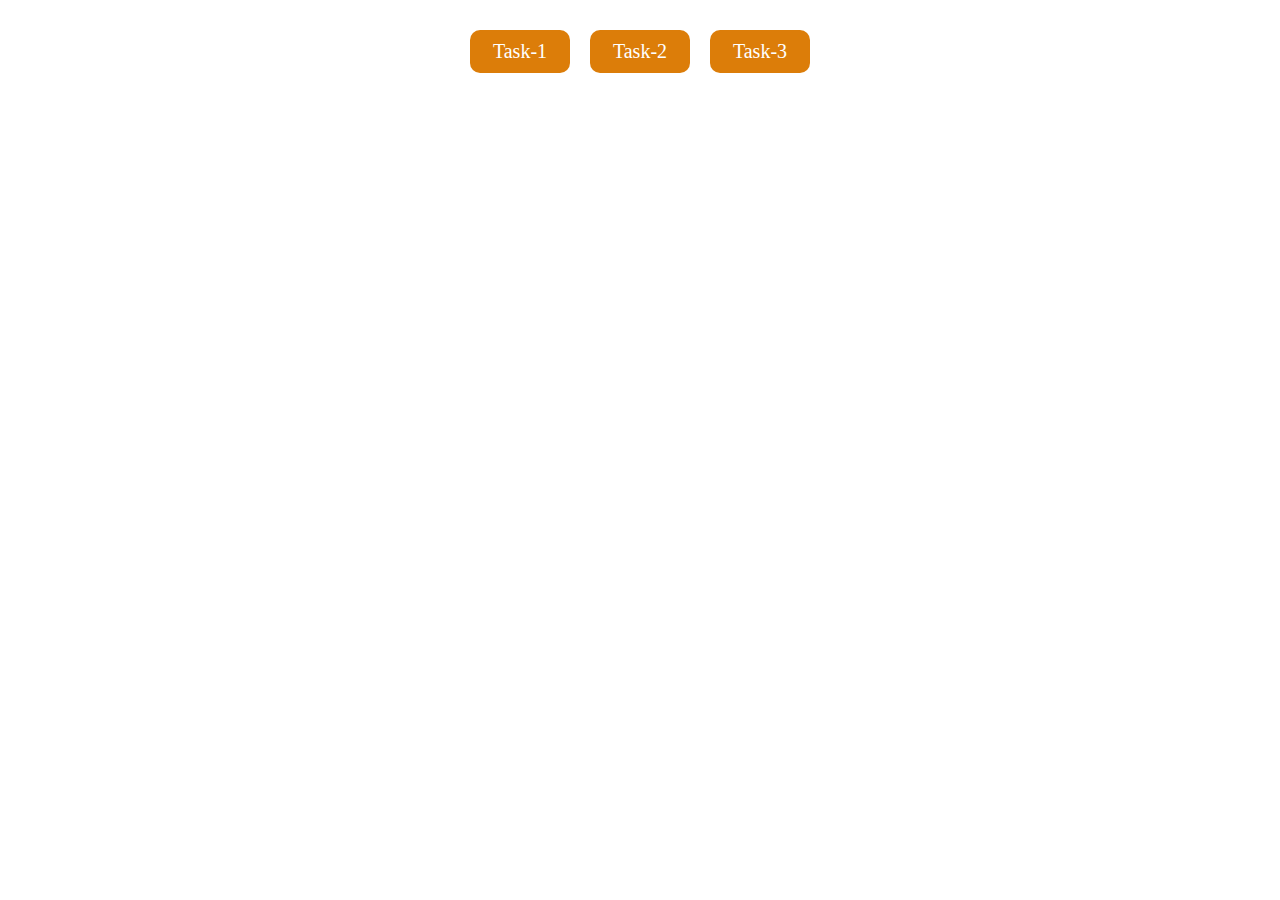
<file: index.html>
<!DOCTYPE html>
<html lang="en">
<head>
    <meta charset="UTF-8">
    <meta name="viewport" content="width=device-width, initial-scale=1.0">
    <link rel="icon" href="./imgs/favicon.png">
    <link rel="stylesheet" href="./style.css">
    <title>Homework</title>
</head>
<body>
    <div class="box">
        <a href="./pages/task1.html">Task-1</a>
    <a href="./pages/task2.html">Task-2</a>
    <a href="./pages/task3.html">Task-3</a>
    <!-- <a href="#">Qo'shimcha vazifa</a> -->

    </div>
    
</body>
</html>
</file>
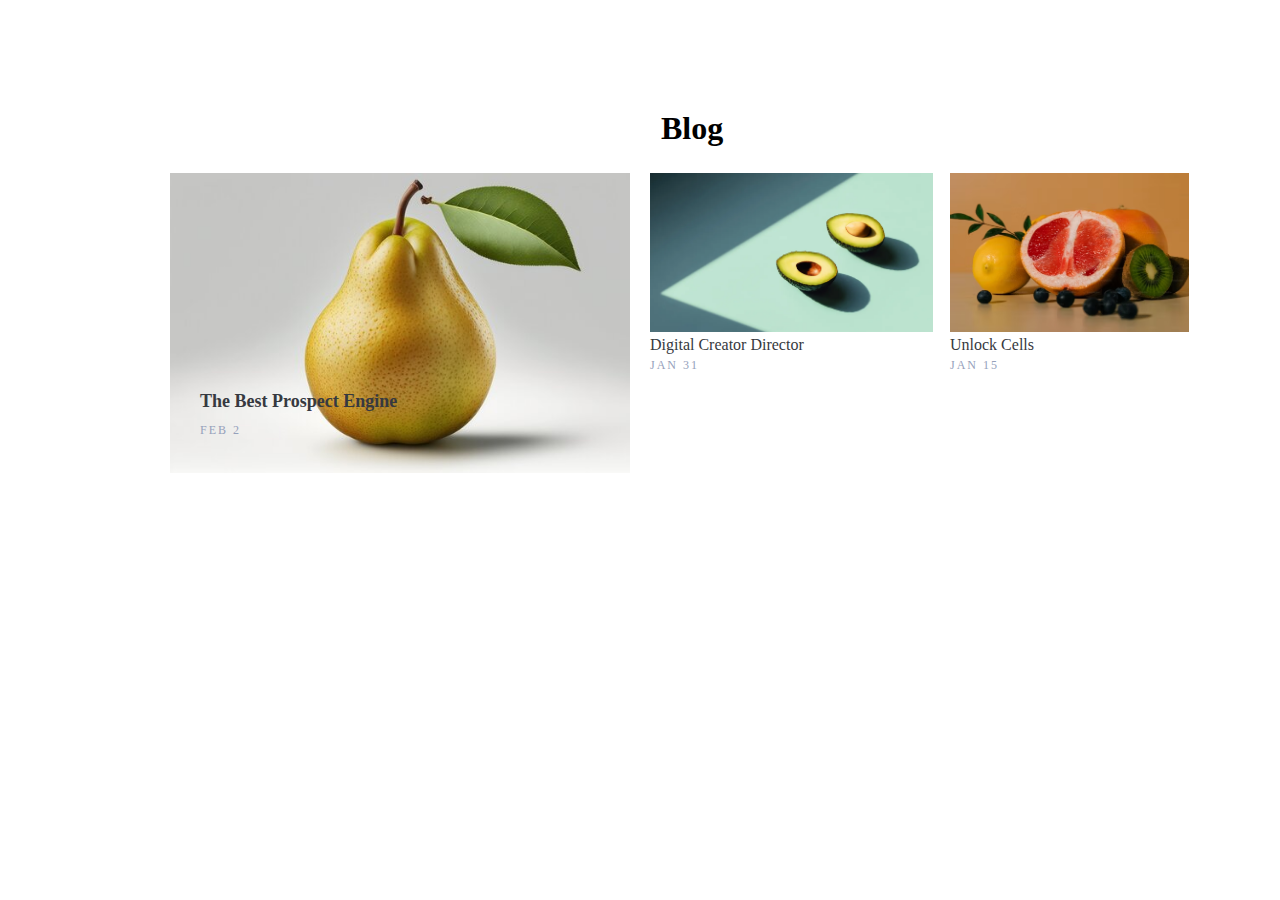
<file: pages/task1.html>
<!DOCTYPE html>
<html lang="en">
  <head>
    <meta charset="UTF-8" />
    <meta name="viewport" content="width=device-width, initial-scale=1.0" />
    <link rel="stylesheet" href="../css/task1.css" />
    <title>Document</title>
  </head>

  <body>
    <div class="box">
      <div class="box__heading"><h1>Blog</h1></div>
      <div class="box__inner">
        <div class="box__img">
          <img src="../imgs2/nok.jpg" alt="img" />
          <div class="box__text">
            <h4>The Best Prospect Engine</h4>
            <p>FEB 2</p>
          </div>
        </div>

        <div class="box__rightfirst">
            <img src="../imgs2/avocado.webp" alt="img">
            <h4>Digital Creator Director</h4>
            <p>JAN 31</p>
        </div>

        <div class="box__rightfirst">
            <img src="../imgs2/orange.avif" alt="img">
            <h4>Unlock Cells</h4>
            <p>JAN 15</p>
        </div>

      </div>
    </div>
  </body>
</html>
</file>
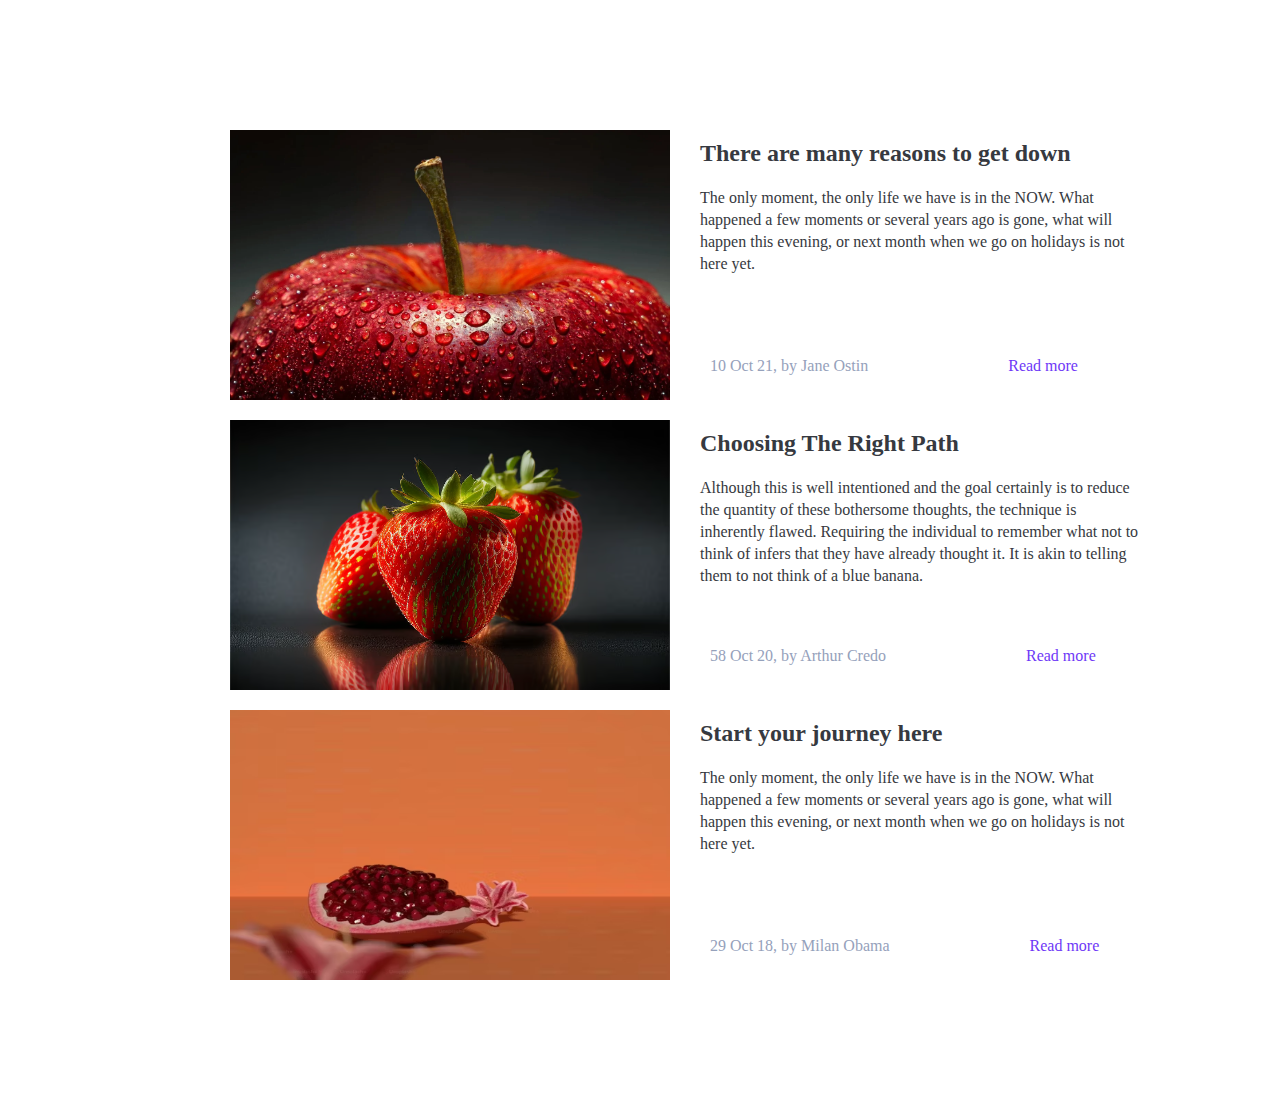
<file: pages/task2.html>
<!DOCTYPE html>
<html lang="en">
<head>
    <meta charset="UTF-8">
    <meta name="viewport" content="width=device-width, initial-scale=1.0">
    <link rel="stylesheet" href="https://cdnjs.cloudflare.com/ajax/libs/font-awesome/6.5.2/css/all.min.css" integrity="sha512-SnH5WK+bZxgPHs44uWIX+LLJAJ9/2PkPKZ5QiAj6Ta86w+fsb2TkcmfRyVX3pBnMFcV7oQPJkl9QevSCWr3W6A==" crossorigin="anonymous" referrerpolicy="no-referrer" />
    <link rel="stylesheet" href="../css/task2.css">
    <title>Task-2</title>
</head>
<body>
    <div class="box">
        <div class="box__items">
            <div class="box__img">
                <img src="../imgs2/apple.webp" alt="img">
            </div>
            <div class="box__info">
                <h3>There are many reasons to get down</h3>
                <p class="box__info__p">The only moment, the only life we have is in the NOW. What happened a few moments or several years ago is gone, what will happen this evening, or next month when we go on holidays is not here yet.</p>

                <div class="box__icon">
                    
                        <span><i class="fa-solid fa-heart"></i></span>
                       
                        <p>10	Oct 21, by Jane Ostin</p>

                    
                        <p class="box__icon__p">Read more</p>
                    
                </div>
            </div>
        </div>

        <div class="box__items">
            <div class="box__img">
                <img src="../imgs2/public.avif" alt="img">
            </div>
            <div class="box__info">
                <h3>Choosing The Right Path</h3>
                <p class="box__info__p">Although this is well intentioned and the goal certainly is to reduce the quantity of these bothersome thoughts, the technique is inherently flawed. Requiring the individual to remember what not to think of infers that they have already thought it. It is akin to telling them to not think of a blue banana.</p>

                <div class="box__icon">
                    
                        <span><i class="fa-solid fa-heart"></i></span>
                       
                        <p>58	Oct 20, by Arthur Credo</p>

                    
                        <p class="box__icon__p">Read more</p>
                    
                </div>
            </div>
        </div>

        <div class="box__items">
            <div class="box__img">
                <img src="../imgs2/anor.avif" alt="img">
            </div>
            <div class="box__info">
                <h3>Start your journey here</h3>
                <p class="box__info__p">The only moment, the only life we have is in the NOW. What happened a few moments or several years ago is gone, what will happen this evening, or next month when we go on holidays is not here yet.</p>

                <div class="box__icon">
                    
                        <span><i class="fa-solid fa-heart"></i></span>
                       
                        <p>29	Oct 18, by Milan Obama</p>

                    
                        <p class="box__icon__p">Read more</p>
                    
                </div>
            </div>
        </div>
    </div>
    
</body>
</html>
</file>
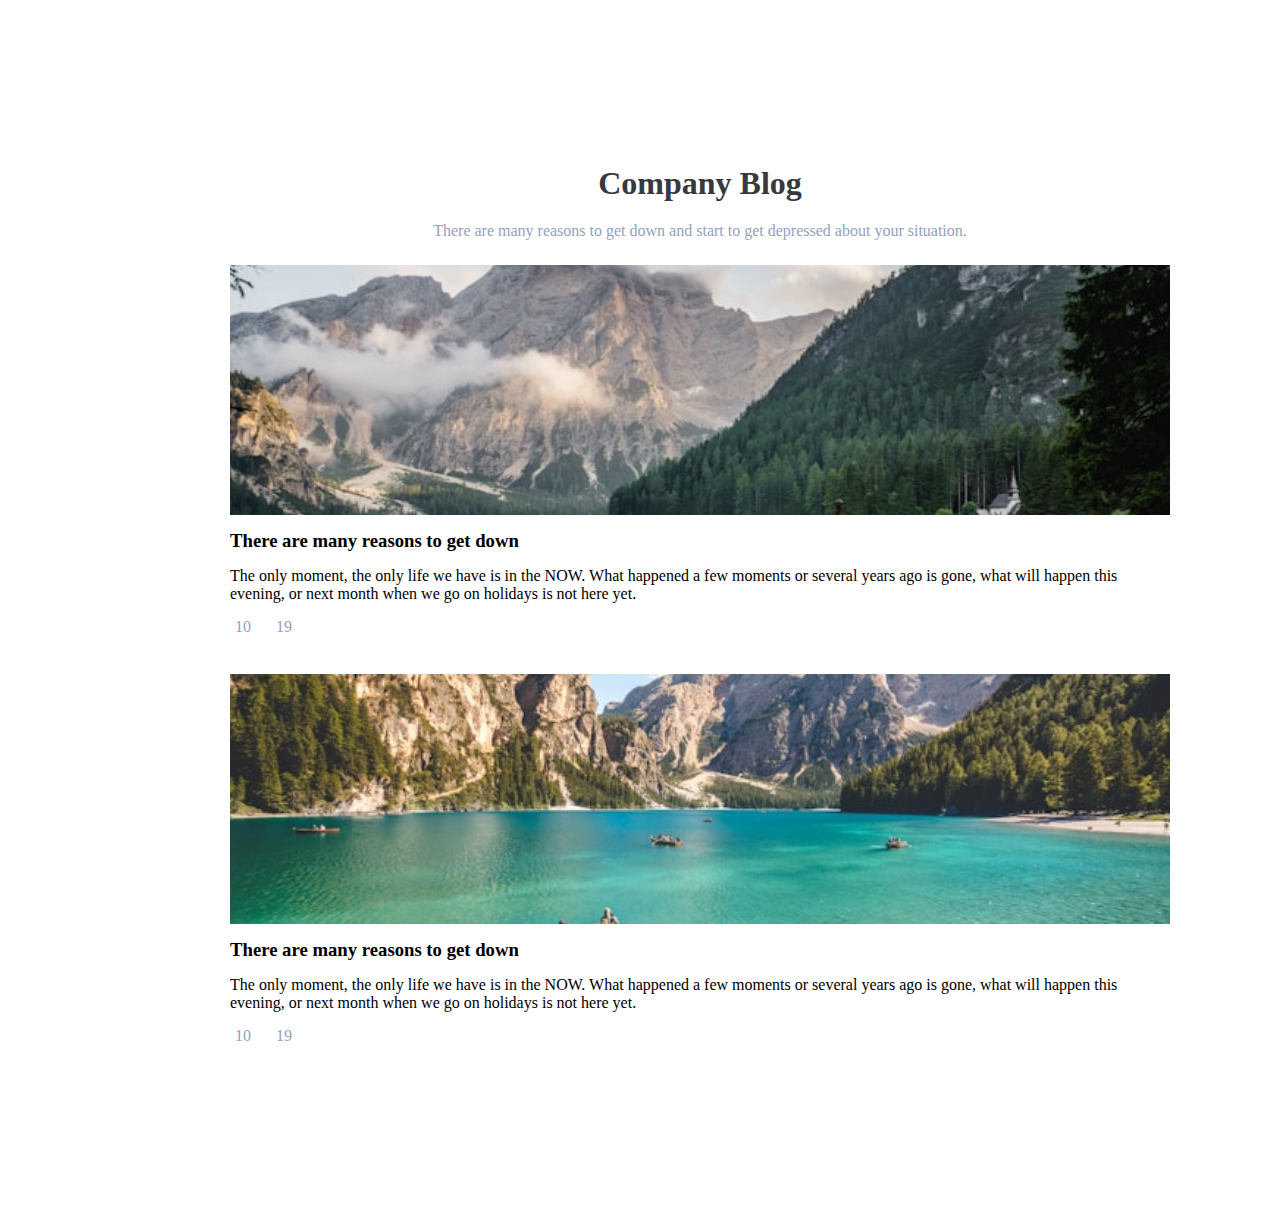
<file: pages/task3.html>
<!DOCTYPE html>
<html lang="en">
<head>
    <meta charset="UTF-8">
    <meta name="viewport" content="width=device-width, initial-scale=1.0">
    <link rel="stylesheet" href="https://cdnjs.cloudflare.com/ajax/libs/font-awesome/6.5.2/css/all.min.css" integrity="sha512-SnH5WK+bZxgPHs44uWIX+LLJAJ9/2PkPKZ5QiAj6Ta86w+fsb2TkcmfRyVX3pBnMFcV7oQPJkl9QevSCWr3W6A==" crossorigin="anonymous" referrerpolicy="no-referrer" />
    <link rel="stylesheet" href="../css/task3.css">
    <title>Task-3</title>
</head>
<body>
    <div class="box">
        <div class="box__heading">
            <h1>Company Blog</h1>
            <p style="color: #95A1BB;">There are many reasons to get down and start to get depressed about your situation. </p>
        </div>

        <div class="box__inner">
            <div class="box__img">
                <img src="../imgs/pic1.jpg" alt="img">
                <h3>There are many reasons to get down</h3>
                <p class="box__imf__p">The only moment, the only life we have is in the NOW. What happened a few moments or several years ago is gone, what will happen this evening, or next month when we go on holidays is not here yet.</p>
    
                <div class="box__icons">
                   <div class="box__span">
                    <span><i class="fa-solid fa-heart"></i></span>
                    <p>10</p>
                   </div>
    
                   <div class="box__span">
                    <span><i class="fa-solid fa-message"></i></span>
                    <p>19</p>
                   </div>
                </div>
            </div>
    
        </div>
        

        <div class="box__inner">
            <div class="box__img">
                <img src="../imgs/pic2.jpg" alt="img">
                <h3>There are many reasons to get down</h3>
                <p class="box__imf__p">The only moment, the only life we have is in the NOW. What happened a few moments or several years ago is gone, what will happen this evening, or next month when we go on holidays is not here yet.</p>
    
                <div class="box__icons">
                   <div class="box__span">
                    <span><i class="fa-solid fa-heart"></i></span>
                    <p>10</p>
                   </div>
    
                   <div class="box__span">
                    <span><i class="fa-solid fa-message"></i></span>
                    <p>19</p>
                   </div>
                </div>
            </div>
        </div>

        

        <!-- <div class="box__inner">
            <div class="box__img">
                <img src="../imgs/pic3.jpg" alt="img">
                <h3>There are many reasons to get down</h3>
                <p class="box__imf__p">The only moment, the only life we have is in the NOW. What happened a few moments or several years ago is gone, what will happen this evening, or next month when we go on holidays is not here yet.</p>
    
                <div class="box__icons">
                   <div class="box__span">
                    <span><i class="fa-solid fa-heart"></i></span>
                    <p>10</p>
                   </div>
    
                   <div class="box__span">
                    <span><i class="fa-solid fa-message"></i></span>
                    <p>19</p>
                   </div>
                </div>
            </div>
        </div> -->
    </div>
</body>
</html>
</file>
<file: style.css>
* {
    margin: 0;
    padding: 0;
    box-sizing: border-box;
}

.box {
    display: flex;
    justify-content: center;
    align-items: center;
    gap: 20px;
    padding: 30px;

}

a {
    width: 100px;
    background-color: #dc7d09;
    padding: 10px 15px;
    text-align: center;
    text-decoration: none;
    font-size: 20px;
    border-radius: 10px;
    color: white;
}

a:hover  {
    color: rgb(32, 157, 211);
}

a :active {
    color: red;
}
</file>
<file: css/task1.css>
* {
    margin: 0;
    padding: 0;
    box-sizing: border-box;
   
}

.box {
    /* width: 100%; */
    /* min-height: 100vh; */
    width: 1400px;
    height: 583px;
    display: flex;
    flex-direction: column;
    justify-content: center;
    align-items: center;
    gap: 20px;
}

.box__heading h1 {
    width: 78px;
    height: 43px;
    top: 100px;
    left: 661px;
}

.box__inner {
    width: auto;
    display: flex;
    justify-content: center;
    align-items: start;
    gap: 20px;
    position: relative;
}

.box__img {
    width: 460px;
    height: 300px;
    top: 183px;
    left: 230px;
    
    
}

.box__img img {
    width: 100%;
    height: 100%;
    
}

.box__text h4 {
   width: 275px;
   height: 22px;
   top: 218px;
   left: 30px;
  font-size: 18px; 
   color: #363940;
   position: absolute;
}

.box__text p {
    width: 42px;
    height: 20px;
    top: 250px;
    left: 30px;
    font-size: 12px;
    position: absolute;
    color: #95A1BB;
    letter-spacing: 2px;

}

.box__rightfirst {
    width: 280px;
    height: 231px;
    top: 183px;
    left: 710px;
    padding-top: -30px;
}

.box__rightfirst img {
    height: 220px;
    height: 159px;
}

.box__rightfirst h4 {
    width: 177px;
    height: 22px;
    top: 179px;
    font-size: 16px;
    font-weight: 400;
    text-align: left;
    color: #363940;

}

.box__rightfirst p {
    width: 51px;
    height: 20px;
    top: 211px;
    font-weight: 500;
    /* size: 12px; */
    font-size: 12px;
    letter-spacing: 2px;
    color: #95A1BB;
}
</file>
<file: css/task2.css>
* {
    margin: 0;
    padding: 0;
    box-sizing: border-box;
}

.box {
    width: 1400px;
    height: 1110px;
    display: flex;
    flex-direction: column;
    justify-content: center;
    align-items: center;
    gap: 20px;

}

.box__items {
    width: 940px;
    height: 270px;
    top: 693px;
    left: 230px;
    display: flex;
    gap: 20px;
}

.box__img {
    width: 440px;
    height: 270px;
}

img {
    width: 100%;
    height: 100%;
}

.box__info {
    width: 460px;
    display: flex;
    flex-direction: column ;
    gap: 20px;

    padding: 10px;
}

h3 {
    color: #363940;
    font-size: 24px;
}

.box__info__p {
    color: #363940;
    height: 88px;
    line-height: 22px;
    
}

.box__icon {
    display: flex;
    width: 100%;
    height: 100%;   
    align-items: end;
    padding-bottom: 15px;
    gap: 10px;
    color: #95A1BB;

}

.box__icon__p {
    padding-left: 130px;
    color: #6E38F7;
}
</file>
<file: css/task3.css>
* {
    margin: 0;
    padding: 0;
    box-sizing: border-box;
}

.box {
    width: 1400px;
    height: 1223px;
    /* width: 100%;
    min-height: 100vh; */
    display: flex;
    flex-direction: column;
    justify-content: center;
    align-items: center;
    gap: 25px;
    padding: 20px;
}

.box__heading {
    display: flex;
    flex-direction: column;
    gap: 20px;
}

h1 {
    font-style: 36px;
    text-align: center;
    color: #363940;
}

.box__inner {
    width: 940px;
    height: 424px;
    padding-bottom: 20px;
    margin-bottom: -40px;
}

.box__img {
    width: 940px;
    height: 250px;
    display: flex;
    flex-direction: column;
    gap: 15px;
    
    
}

img {
    width: 100%;
    height: 100%;
    object-fit: cover;
}

h3 {
    width: 450px;
    height: 28px;
}

.box__img__p {
    width: 860px;
    height: 44px;
    font-size: 16px;
    color: #363940;
}

.box__icons {
    color: #95A1BB;
    display: flex;
    gap: 20px;
}

.box__span {
    display: flex;
    gap: 5px;
}
</file>
